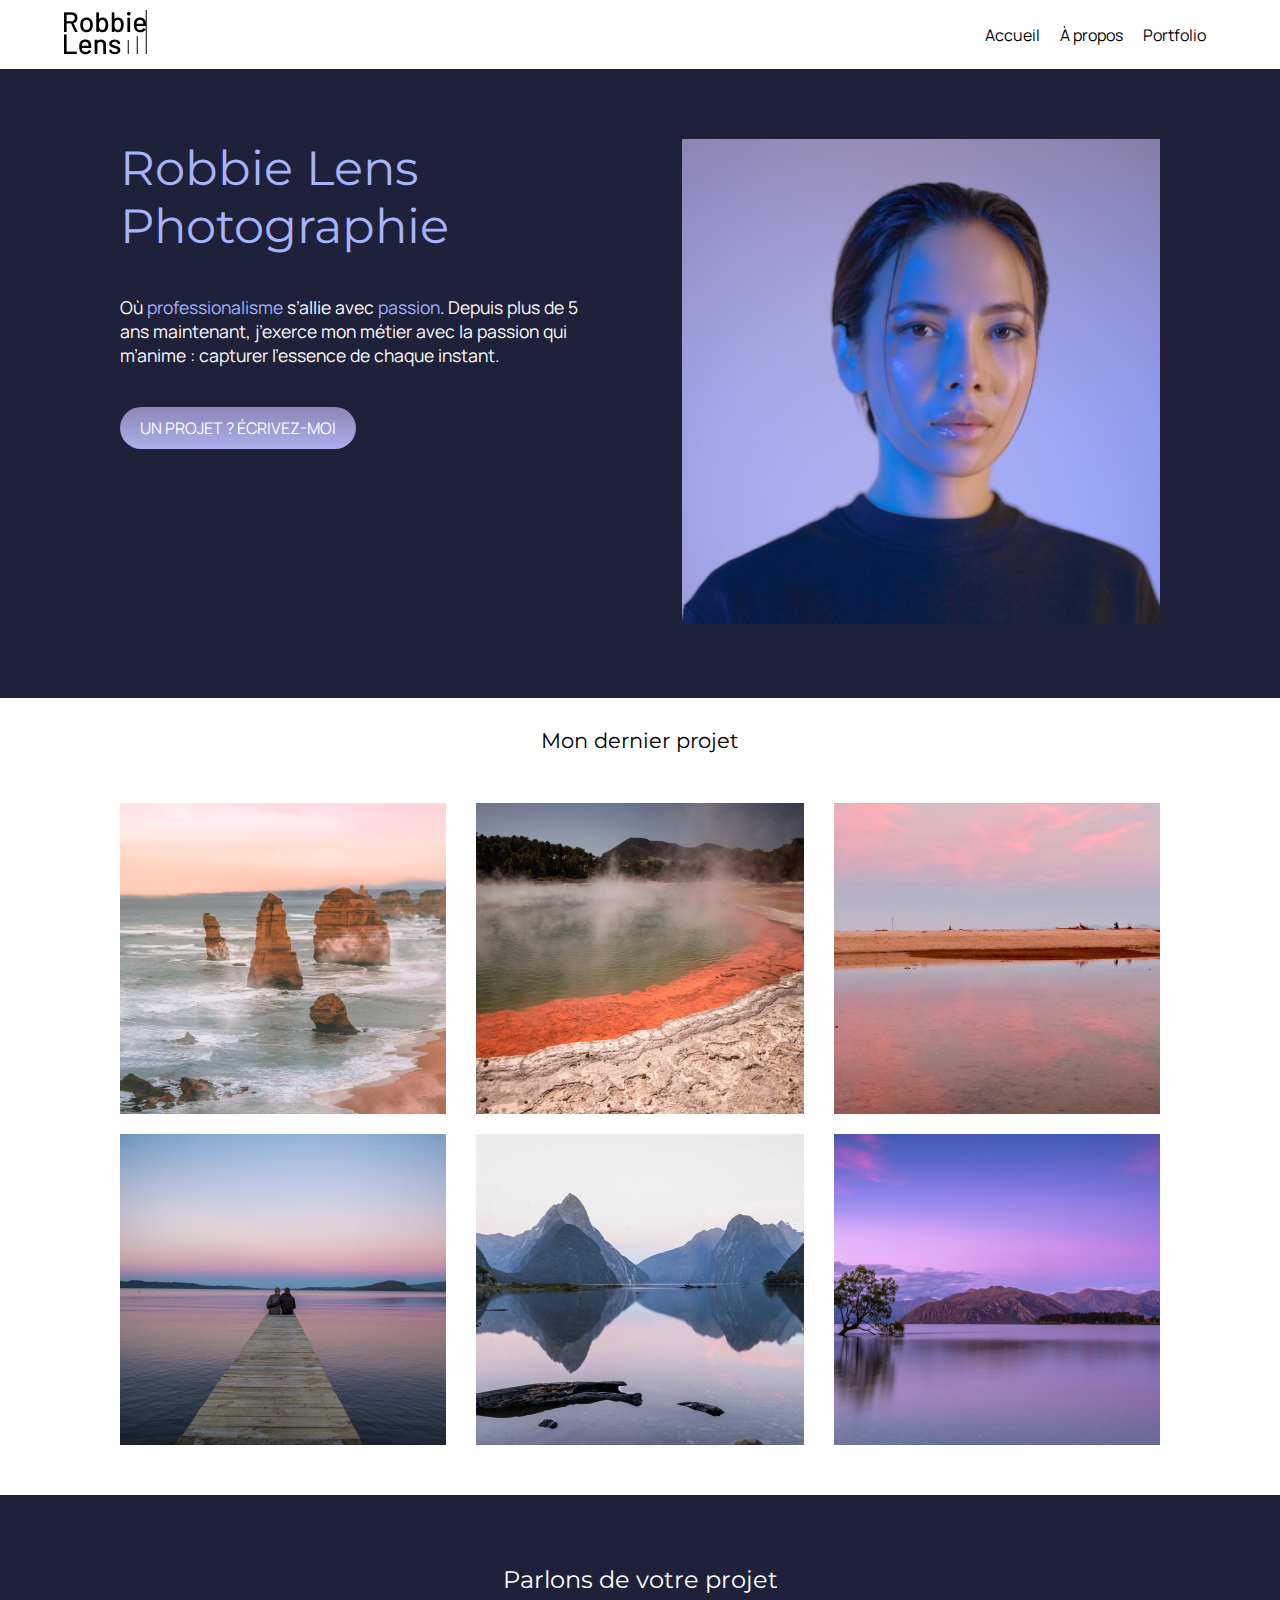
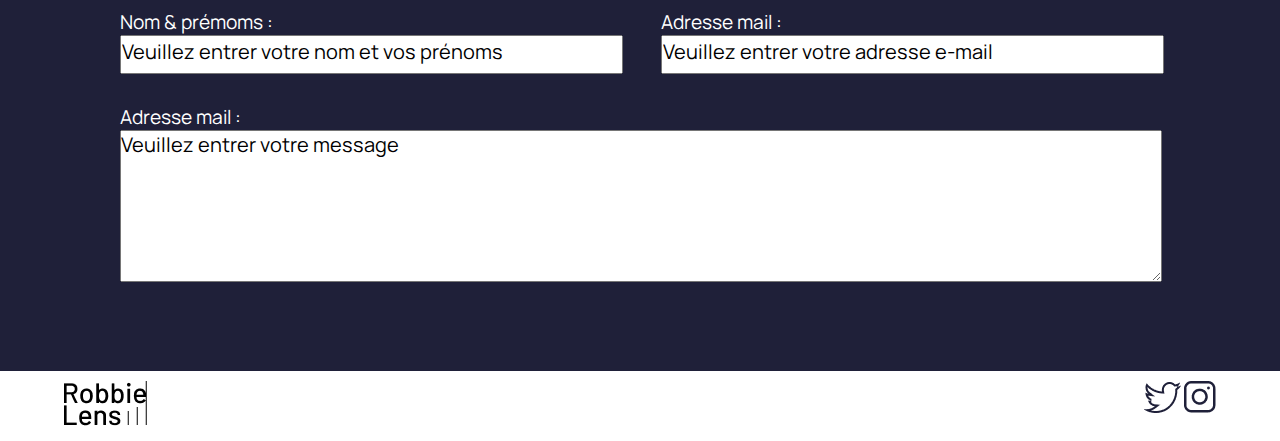
<file: index.html>
<!DOCTYPE html>
<html lang="fr">
<head>
    <meta charset="UTF-8">
    <meta name="viewport" content="width=device-width, initial-scale=1.0">

    <!-- Google Fonts : Manrop et Montserat -->
    <link rel="preconnect" href="https://fonts.googleapis.com">
    <link rel="preconnect" href="https://fonts.gstatic.com" crossorigin>
    <link href="https://fonts.googleapis.com/css2?family=Manrope:wght@200;300;400;500;600;700;800&family=Montserrat:ital,wght@0,100;0,200;0,300;0,400;0,500;0,600;0,700;0,800;0,900;1,100;1,200;1,300;1,400;1,500;1,600;1,700;1,800;1,900&display=swap" rel="stylesheet">

    <!-- Style CSS -->
    <link rel="stylesheet" href="css/styles.css">


    <title>Accueil - Robbie Lens Photographie</title>
</head>
<body>

    <header>

        <div>
            <img src="images/logo.png" alt="Logo de Robbie Lens Photographie">
        </div>

        <nav>
            <ul>
                <li>
                    <a href="index.html" class="lien-du-menu">Accueil</a>
                </li>
                <li>
                    <a href="a-propos.html" class="lien-du-menu">À propos</a>
                </li>
                <li>
                    <a href="portfolio.html" class="lien-du-menu">Portfolio</a>
                </li>
            </ul>
        </nav>

    </header>


    <main>

        <section class="a-propos-de-moi">

            <div>

                <h1>Robbie Lens Photographie</h1>

                <p>
                    Où <span>professionalisme</span> 
                    s’allie avec <span>passion</span>. 
                    Depuis plus de 5 ans maintenant, 
                    j’exerce mon métier avec la passion qui m’anime : 
                    capturer l’essence de chaque instant.
                </p>

                <a href="#contactez-moi">UN PROJET ? ÉCRIVEZ-MOI</a>

            </div>

            <div>
                <img src="images/robbie-lens.png" alt="Photo de Robbie Lens">
            </div>

        </section>

        <section class="dernier-projet">
            
            <h2>Mon dernier projet</h2>

            <div>
                <img src="images/accueil/element-1.png" alt="Element 1 du dernier projet">
                <img src="images/accueil/element-2.png" alt="Element 2 du dernier projet">
                <img src="images/accueil/element-3.png" alt="Element 3 du dernier projet">
                <img src="images/accueil/element-4.png" alt="Element 4 du dernier projet">
                <img src="images/accueil/element-5.png" alt="Element 5 du dernier projet">
                <img src="images/accueil/element-6.png" alt="Element 6 du dernier projet">
            </div>

        </section>

        <section class="contactez-moi" id="contactez-moi">

            <h2>Parlons de votre projet</h2>

            <form action="">
                <div class="nom-prenoms">
                    <div>
                        <label for="nom-prenoms">
                            Nom & prémoms :
                        </label>
                        <input type="text" name="nom-prenoms" id="nom-prenoms" placeholder="Veuillez entrer votre nom et vos prénoms">
                    </div>

                    <div>
                        <label for="e-mail">
                            Adresse mail :
                        </label>
                        <input type="email" name="e-mail" id="e-mail" placeholder="Veuillez entrer votre adresse e-mail">
                    </div>
                </div>

                <div>
                    <label for="message">
                        Adresse mail :
                    </label>
                    <textarea name="message" id="message" placeholder="Veuillez entrer votre message"></textarea>
                </div>
            </form>

        </section>

    </main>


    <footer>

        <div>
            <a href="index.html">
                <img src="images/logo.png" alt="Robbie Lens Photographie">
            </a>
        </div>

        <div>
            <a href="http://twiter.com" target="_blank">
                <img src="images/twitter.png" alt="Logo de Twitter">
            </a>
            <a href="http://instagram.com" target="_blank">
                <img src="images/instagram.png" alt="Logo de Instagram">
            </a>
        </div>

    </footer>
    
</body>
</html>
</file>
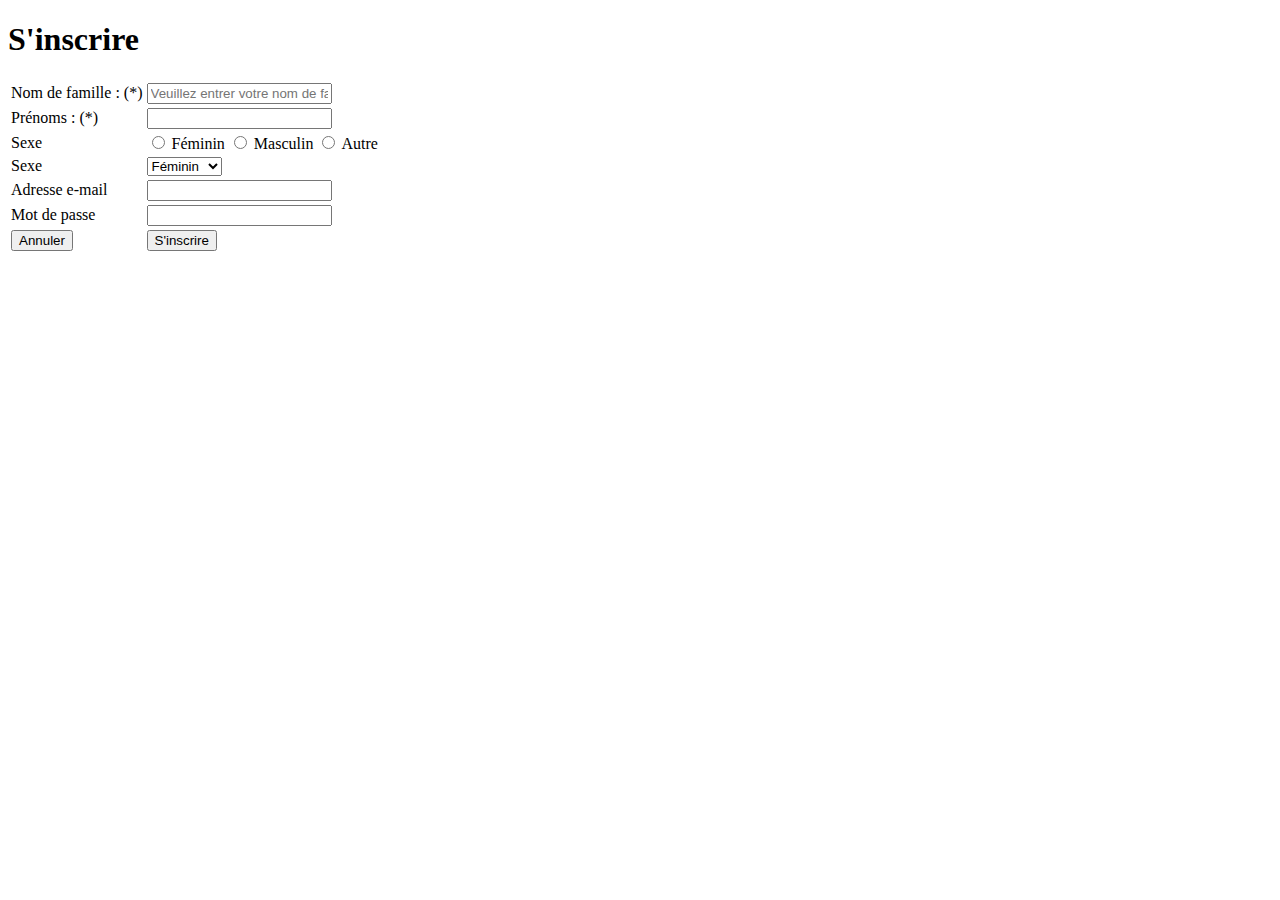
<file: inscription.html>
<!DOCTYPE html>
<html lang="fr">

<head>
    <meta charset="UTF-8">
    <meta name="viewport" content="width=device-width, initial-scale=1.0">
    <title>Connexion</title>
    <style>
        form div {
            margin-bottom: 10px;
        }
        /* table, tr, td {
            border: 1px solid;
            border-collapse: collapse;
        } */
    </style>
</head>

<body>
    <form>

        <h1>
            S'inscrire
        </h1>

        <table>

            <tr>
                <td>
                    <label for="nom">
                        Nom de famille : (*)
                    </label>
                </td>
                <td>
                    <input type="text" name="nom" id="nom" required placeholder="Veuillez entrer votre nom de famille">
                </td>
            </tr>
            <tr>
                <td>
                    <label for="prenoms">
                        Prénoms : (*)
                    </label>
                </td>
                <td>
                    <input type="text" name="prenoms" id="prenoms">
                </td>
            </tr>
            <tr>
                <td>
                    <label for="sexe">
                        Sexe
                    </label>
                </td>
                <td>
                    <input type="radio" name="sexe" value="F"> Féminin
                    <input type="radio" name="sexe" value="M"> Masculin
                    <input type="radio" name="sexe" value="A"> Autre
                </td>
            </tr>
            <tr>
                <td>
                    <label for="sexe">
                        Sexe
                    </label>
                </td>
                <td>
                    <select name="sexe" id="sexe">
                        <option value="F">Féminin</option>
                        <option value="M">Masculin</option>
                        <option value="A">Autre</option>
                    </select>
                </td>
            </tr>
            <tr>
                <td>
                    <label for="email">
                        Adresse e-mail
                    </label>
                </td>
                <td>
                    <input type="email" name="email" id="email" required>
                </td>
            </tr>
            <tr>
                <td>
                    <label for="mot-de-passe">
                        Mot de passe
                    </label>
                </td>
                <td>
                    <input type="password" name="mot-de-passe" id="mot-de-passe">
                </td>
            </tr>
            <tr>
                <td>
                    <input type="reset" value="Annuler">
                </td>
                <td>
                    <input type="submit" value="S'inscrire">
                </td>
            </tr>
        </table>
    </form>
</body>

</html>
</file>
<file: css/styles.css>
h1, h2, h3, h4, h5, h6{
    font-family: 'Montserrat', sans-serif;
}

a, p, li, label, input::placeholder, textarea::placeholder {
    font-family: 'Manrope', sans-serif;
}

*{
    margin: 0;
    padding: 0;
}

/* HEADER */

header {
    display: flex;
    justify-content: space-between;
    align-items: center;
    width: 90%;
    margin: 10px auto;
}

ul {
    display: flex;
}

li {
    list-style-type: none;
}

.lien-du-menu {
    margin-left: 10px;
    margin-right: 10px;
    text-decoration: none;
    color: black;
}

.lien-du-menu:hover {
    text-decoration: underline;
}

/* MAIN */

/* SECTION 1 : A PROPOS DE Robbie Lens */

.a-propos-de-moi{
    background-color: #1f2039;
    display: flex;
    justify-content: space-between;
    padding: 70px 120px;
}

.a-propos-de-moi h1 {
    color: #a5b4fc;
    font-size: 3em;
    font-weight: normal;
    margin-bottom: 40px;
}

.a-propos-de-moi div{
    width: 46%;
}

.a-propos-de-moi p {
    color: white;
    font-size: 1.1em;
    margin-bottom: 50px;
}

.a-propos-de-moi a {
    color: white;
    font-size: 1em;
    text-decoration: none;
    background: linear-gradient(#8e86b5, #acaeed);
    border-radius: 30px;
    padding: 10px 20px;
}

.a-propos-de-moi span {
    color: #a5b4fc;
}

.a-propos-de-moi img{
    width: 100%;
}

/* SECTION 2 : MON DERNIER PROJET */

.dernier-projet{
    padding: 30px 120px;
}

.dernier-projet h2{
    text-align: center;
    font-weight: normal;
    margin-bottom: 50px;
    font-size: 1.3em;
}

.dernier-projet div{
    display: flex;
    flex-wrap: wrap;
    justify-content: space-between;
}

.dernier-projet img{
    margin-bottom: 20px;
}

/* SECTION 3 : FORMULAIRE DE CONTACT */

.contactez-moi{
    background-color: #1f2039;
    padding: 70px 120px;
    color: white;
}

.contactez-moi h2{
    text-align: center;
    font-weight: normal;
    margin-bottom: 15px;
}

.contactez-moi form{
    width: 100%;
}

.contactez-moi .nom-prenoms {
    display: flex;
    justify-content: space-between;
    width: 100%;
}

.contactez-moi div{
    margin-bottom: 15px;
}

.contactez-moi .nom-prenoms div{
    display: flex;
    flex-direction: column;
    width: 48%;
}

.contactez-moi form label{
    font-size: 1.2em;
}

.contactez-moi form input{
    height: 35px;
}

.contactez-moi form input, .contactez-moi form textarea{
    width: 100%;
}

.contactez-moi form input::placeholder, .contactez-moi form textarea::placeholder{
    font-size: 1.5em;
    color: black;
}


.contactez-moi form textarea{
    height: 150px;
}




/* FOOTER */

footer {
    display: flex;
    justify-content: space-between;
    width: 90%;
    margin: 10px auto;
}

footer a {
    text-decoration: none;
}
</file>
